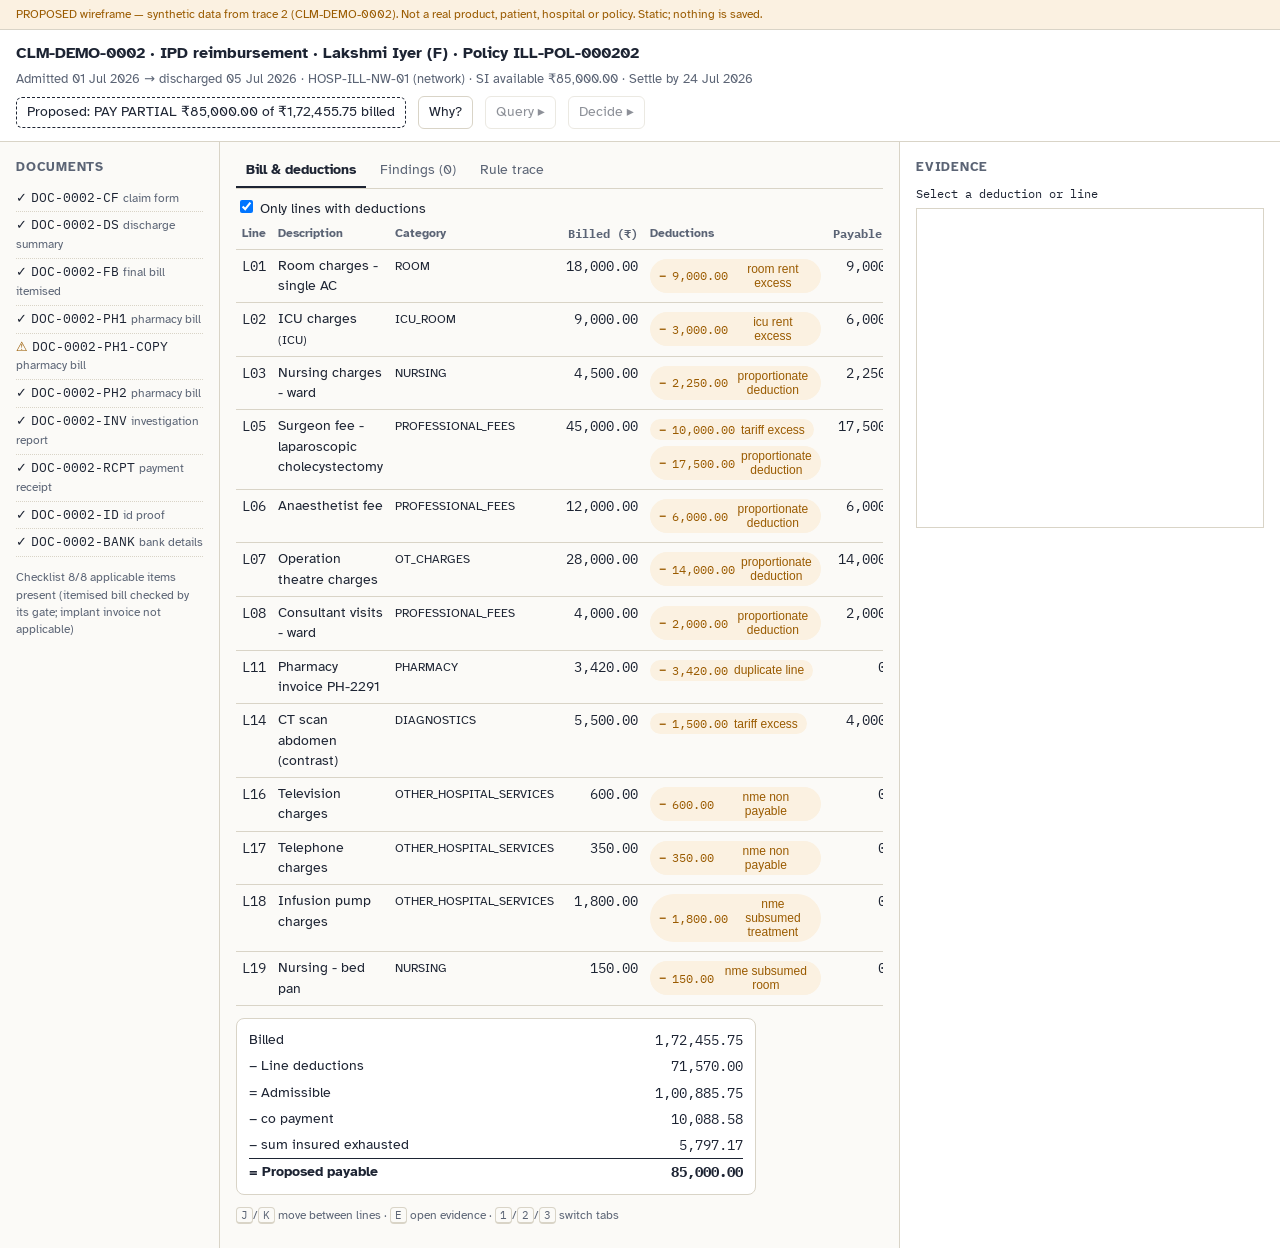
<file: wireframes/claim-workspace.html>
<!doctype html>
<html lang="en">
<head>
<meta charset="utf-8">
<meta name="viewport" content="width=device-width, initial-scale=1">
<title>Claim Workspace Wireframe</title>
<link rel="preconnect" href="https://fonts.googleapis.com">
<link href="https://fonts.googleapis.com/css2?family=Atkinson+Hyperlegible:wght@400;700&family=IBM+Plex+Mono:wght@400;500&display=swap" rel="stylesheet">
<style>
:root{--ink:#1d2433;--muted:#5b6475;--paper:#fbfaf7;--panel:#ffffff;--rule:#d9d4c7;--evidence:#2f5d8a;--evidence-bg:#e7eff8;--deduct:#9a5b00;--deduct-bg:#fbf1e1;--block:#a3262a;--review:#5b4a9e;--final:#2c6e49;--focus:#1f6feb}
@media (prefers-color-scheme: dark){:root:not([data-theme="light"]){--ink:#e8e6e1;--muted:#a7adb9;--paper:#15181f;--panel:#1c2029;--rule:#343a46;--evidence:#8db8e6;--evidence-bg:#1f2c3b;--deduct:#e3a54a;--deduct-bg:#2e2516;--block:#ef7a7d;--review:#b3a6ee;--final:#7fcf9f;--focus:#79b8ff}}
:root[data-theme="dark"]{--ink:#e8e6e1;--muted:#a7adb9;--paper:#15181f;--panel:#1c2029;--rule:#343a46;--evidence:#8db8e6;--evidence-bg:#1f2c3b;--deduct:#e3a54a;--deduct-bg:#2e2516;--block:#ef7a7d;--review:#b3a6ee;--final:#7fcf9f;--focus:#79b8ff}
*{box-sizing:border-box}
body{margin:0;background:var(--paper);color:var(--ink);font:14px/1.45 "Atkinson Hyperlegible",system-ui,sans-serif}
.mono,.amt{font-family:"IBM Plex Mono",ui-monospace,monospace;font-variant-numeric:tabular-nums}
.banner{background:var(--deduct-bg);color:var(--deduct);padding:6px 16px;font-size:12px;border-bottom:1px solid var(--rule)}
header{padding:12px 16px;border-bottom:1px solid var(--rule);background:var(--panel)}
header h1{font-size:16px;margin:0 0 4px}
header .meta{color:var(--muted);font-size:13px}
.rec{display:flex;flex-wrap:wrap;gap:12px;align-items:center;margin-top:8px}
.proposed{border:1.5px dashed var(--ink);padding:4px 10px;border-radius:6px}
.btn{font:inherit;border:1px solid var(--rule);background:var(--panel);color:var(--ink);padding:5px 10px;border-radius:6px;cursor:pointer}
.btn:disabled{opacity:.5;cursor:not-allowed}
.btn:focus-visible,button:focus-visible,[tabindex]:focus-visible{outline:3px solid var(--focus);outline-offset:2px}
main{display:grid;grid-template-columns:220px minmax(0,1fr) 380px;min-height:calc(100vh - 140px)}
@media (max-width:1100px){main{grid-template-columns:1fr}aside.docs{order:3}}
aside.docs,section.centre,aside.evidence{padding:12px 16px;border-right:1px solid var(--rule);min-width:0}
aside.evidence{border-right:0;background:var(--panel)}
h2{font-size:13px;text-transform:uppercase;letter-spacing:.06em;color:var(--muted);margin:4px 0 8px}
ul.doclist{list-style:none;padding:0;margin:0}
ul.doclist li{padding:4px 0;border-bottom:1px dotted var(--rule);font-size:13px}
.warn{color:var(--deduct)}
.tabs{display:flex;gap:4px;border-bottom:1px solid var(--rule);margin-bottom:8px}
.tabs button{border:0;background:none;padding:6px 10px;font:inherit;color:var(--muted);cursor:pointer;border-bottom:2px solid transparent}
.tabs button[aria-selected="true"]{color:var(--ink);border-bottom-color:var(--ink);font-weight:700}
.tablewrap{overflow-x:auto}
table{border-collapse:collapse;width:100%}
th,td{padding:6px 6px;border-bottom:1px solid var(--rule);vertical-align:top;text-align:left}
th{font-size:12px;color:var(--muted);font-weight:700}
td.amt,th.amt{text-align:right;white-space:nowrap}
tr.line:hover{background:var(--evidence-bg)}
tr.line.active{outline:2px solid var(--evidence);outline-offset:-2px}
.chip{display:inline-flex;gap:6px;align-items:center;margin:3px 0;padding:2px 8px;border-radius:999px;background:var(--deduct-bg);color:var(--deduct);font-size:12px;border:1px solid transparent;cursor:pointer}
.chip .minus{font-weight:700}
.evchip{color:var(--evidence);text-decoration:underline;cursor:pointer;background:none;border:0;font:inherit;font-size:12px;padding:0}
.ladder{margin-top:12px;border:1px solid var(--rule);border-radius:8px;padding:8px 12px;background:var(--panel);max-width:520px}
.ladder div{display:flex;justify-content:space-between;padding:3px 0}
.ladder .total{border-top:1px solid var(--ink);font-weight:700}
.page{border:1px solid var(--rule);background:#fff;color:#222;padding:14px;min-height:320px;font-family:"IBM Plex Mono",monospace;font-size:11.5px;position:relative}
.page .row{display:flex;justify-content:space-between;padding:2px 4px}
.page .row.hl{background:#fff2a8;outline:2px solid #2f5d8a}
.page .hdr{font-weight:700;margin-bottom:6px}
.ruleinfo{margin-top:10px;font-size:13px}
.ruleinfo dt{color:var(--muted);font-size:12px}
.ruleinfo dd{margin:0 0 6px}
.sr{position:absolute;left:-9999px}
kbd{font-family:"IBM Plex Mono",monospace;border:1px solid var(--rule);border-bottom-width:2px;border-radius:4px;padding:0 4px;font-size:11px}
.help{font-size:12px;color:var(--muted);margin-top:12px}
.finding{border-left:4px solid var(--review);padding:6px 10px;background:var(--panel);margin-bottom:8px}
.audit li{font-size:12px;margin-bottom:3px}
</style>
</head>
<body>
<div class="banner" role="note">PROPOSED wireframe — synthetic data from trace 2 (CLM-DEMO-0002). Not a real product, patient, hospital or policy. Static; nothing is saved.</div>
<header>
  <h1 id="title"></h1>
  <div class="meta" id="meta"></div>
  <div class="rec">
    <span class="proposed" id="proposed"></span>
    <button class="btn" id="whyBtn" aria-expanded="false" aria-controls="why">Why?</button>
    <button class="btn" disabled title="Wireframe">Query ▸</button>
    <button class="btn" disabled title="Wireframe">Decide ▸</button>
  </div>
  <div id="why" hidden class="help"></div>
</header>
<main>
  <aside class="docs" aria-label="Documents">
    <h2>Documents</h2>
    <ul class="doclist" id="docs"></ul>
    <p class="help" id="checklist"></p>
  </aside>
  <section class="centre" aria-label="Review">
    <div class="tabs" role="tablist">
      <button role="tab" aria-selected="true" aria-controls="tab-bill" id="t-bill">Bill &amp; deductions</button>
      <button role="tab" aria-selected="false" aria-controls="tab-find" id="t-find">Findings (0)</button>
      <button role="tab" aria-selected="false" aria-controls="tab-rules" id="t-rules">Rule trace</button>
    </div>
    <div id="tab-bill" role="tabpanel" aria-labelledby="t-bill">
      <label><input type="checkbox" id="onlyDed" checked> Only lines with deductions</label>
      <div class="tablewrap"><table aria-describedby="title">
        <thead><tr><th>Line</th><th>Description</th><th>Category</th><th class="amt">Billed (₹)</th><th>Deductions</th><th class="amt">Payable (₹)</th></tr></thead>
        <tbody id="lines"></tbody>
      </table></div>
      <div class="ladder" id="ladder" aria-label="Claim ladder"></div>
    </div>
    <div id="tab-find" role="tabpanel" aria-labelledby="t-find" hidden>
      <p>No open findings on this claim. Blocking findings, clinical questions and patterns for review appear here (see trace 3a in 06-rule-catalog.md).</p>
    </div>
    <div id="tab-rules" role="tabpanel" aria-labelledby="t-rules" hidden>
      <div class="tablewrap"><table><thead><tr><th>#</th><th>Rule</th><th>Version</th><th>Status</th></tr></thead><tbody id="rules"></tbody></table></div>
    </div>
    <p class="help"><kbd>J</kbd>/<kbd>K</kbd> move between lines · <kbd>E</kbd> open evidence · <kbd>1</kbd>/<kbd>2</kbd>/<kbd>3</kbd> switch tabs</p>
  </section>
  <aside class="evidence" aria-label="Evidence">
    <h2>Evidence</h2>
    <div id="evhead" class="mono" style="font-size:12px;margin-bottom:6px">Select a deduction or line</div>
    <div class="page" id="page" aria-hidden="true"></div>
    <dl class="ruleinfo" id="ruleinfo"></dl>
    <div class="sr" aria-live="polite" id="announce"></div>
  </aside>
</main>
<script>
const DATA = {"input": {"status": "SYNTHETIC", "notice": "Synthetic claim. Names, numbers, hospital and amounts are invented. Represents reviewer-confirmed extracted facts at the moment the rule run starts.", "claim_id": "CLM-DEMO-0002", "evaluation_id": "EVAL-0002-v1", "workflow": "IPD_REIMBURSEMENT", "member": {"member_id": "MEM-DEMO-2002", "name_normalised": "LAKSHMI IYER", "gender": "F", "dob": "1963-03-15"}, "policy": {"policy_no": "ILL-POL-000202", "config_ref": "POLCFG-ILL-INDEMNITY-A@2026.1.0", "period_start": "2026-04-10", "period_end": "2027-04-09", "continuous_cover_since": "2021-04-10", "base_sum_insured": "300000.00", "cumulative_bonus": "30000.00", "paid_in_current_year": "245000.00"}, "hospital_id": "HOSP-ILL-NW-01", "hospital_is_network": true, "bill_no": "INH/26/4410", "bill_stated_total": "172455.75", "admission_date": "2026-07-01", "discharge_date": "2026-07-05", "procedure_codes": ["LAP_CHOLECYSTECTOMY"], "diagnosis": {"text": "Calculous cholecystitis", "icd10": "K80.1", "evidence": {"document_id": "DOC-0002-DS", "page": 1, "bbox": [72, 210, 410, 228], "quote": "Calculous cholecystitis"}}, "identity_observations": [{"source": "CLAIM_FORM", "name_normalised": "LAKSHMI IYER", "gender": "F", "evidence": {"document_id": "DOC-0002-CF", "page": 1, "bbox": [96, 140, 300, 156], "quote": "LAKSHMI IYER"}}, {"source": "DISCHARGE_SUMMARY", "name_normalised": "LAKSHMI IYER", "gender": "F", "evidence": {"document_id": "DOC-0002-DS", "page": 1, "bbox": [72, 96, 280, 112], "quote": "LAKSHMI IYER"}}, {"source": "FINAL_BILL", "name_normalised": "LAKSHMI IYER", "gender": "F", "evidence": {"document_id": "DOC-0002-FB", "page": 1, "bbox": [60, 88, 260, 104], "quote": "LAKSHMI IYER"}}], "admission_date_observations": [{"source": "DISCHARGE_SUMMARY", "value": "2026-07-01", "evidence": {"document_id": "DOC-0002-DS", "page": 1, "bbox": [72, 130, 220, 146], "quote": "2026-07-01"}}, {"source": "FINAL_BILL", "value": "2026-07-01", "evidence": {"document_id": "DOC-0002-FB", "page": 1, "bbox": [400, 88, 540, 104], "quote": "2026-07-01"}}], "itemised_bill_available": true, "bill_lines": [{"line_id": "L01", "description": "Room charges - single AC", "category": "ROOM", "room_category": "SINGLE_AC", "ward_context": "WARD", "quantity": "3", "unit_rate": "6000.00", "billed": "18000.00", "evidence": [{"document_id": "DOC-0002-FB", "page": 2, "bbox": [40, 120, 560, 134], "quote": "Room charges - single AC 18,000.00"}]}, {"line_id": "L02", "description": "ICU charges", "category": "ICU_ROOM", "room_category": "ICU", "ward_context": "ICU", "quantity": "1", "unit_rate": "9000.00", "billed": "9000.00", "evidence": [{"document_id": "DOC-0002-FB", "page": 2, "bbox": [40, 136, 560, 150], "quote": "ICU charges 9,000.00"}]}, {"line_id": "L03", "description": "Nursing charges - ward", "category": "NURSING", "ward_context": "WARD", "quantity": "3", "unit_rate": "1500.00", "billed": "4500.00", "evidence": [{"document_id": "DOC-0002-FB", "page": 2, "bbox": [40, 152, 560, 166], "quote": "Nursing charges - ward 4,500.00"}]}, {"line_id": "L04", "description": "Nursing charges - ICU", "category": "NURSING", "ward_context": "ICU", "quantity": "1", "unit_rate": "3000.00", "billed": "3000.00", "evidence": [{"document_id": "DOC-0002-FB", "page": 2, "bbox": [40, 168, 560, 182], "quote": "Nursing charges - ICU 3,000.00"}]}, {"line_id": "L05", "description": "Surgeon fee - laparoscopic cholecystectomy", "category": "PROFESSIONAL_FEES", "ward_context": "WARD", "billed": "45000.00", "evidence": [{"document_id": "DOC-0002-FB", "page": 2, "bbox": [40, 184, 560, 198], "quote": "Surgeon fee - laparoscopic cholecystectomy 45,000.00"}]}, {"line_id": "L06", "description": "Anaesthetist fee", "category": "PROFESSIONAL_FEES", "ward_context": "WARD", "billed": "12000.00", "evidence": [{"document_id": "DOC-0002-FB", "page": 2, "bbox": [40, 200, 560, 214], "quote": "Anaesthetist fee 12,000.00"}]}, {"line_id": "L07", "description": "Operation theatre charges", "category": "OT_CHARGES", "ward_context": "WARD", "billed": "28000.00", "evidence": [{"document_id": "DOC-0002-FB", "page": 2, "bbox": [40, 216, 560, 230], "quote": "Operation theatre charges 28,000.00"}]}, {"line_id": "L08", "description": "Consultant visits - ward", "category": "PROFESSIONAL_FEES", "ward_context": "WARD", "quantity": "4", "unit_rate": "1000.00", "billed": "4000.00", "evidence": [{"document_id": "DOC-0002-FB", "page": 2, "bbox": [40, 232, 560, 246], "quote": "Consultant visits - ward 4,000.00"}]}, {"line_id": "L09", "description": "Intensivist visit - ICU", "category": "PROFESSIONAL_FEES", "ward_context": "ICU", "billed": "2500.00", "evidence": [{"document_id": "DOC-0002-FB", "page": 2, "bbox": [40, 248, 560, 262], "quote": "Intensivist visit - ICU 2,500.00"}]}, {"line_id": "L10", "description": "Pharmacy invoice PH-2291", "category": "PHARMACY", "invoice_no": "PH-2291", "service_date": "2026-07-02", "billed": "3420.00", "evidence": [{"document_id": "DOC-0002-PH1", "page": 1, "bbox": [40, 480, 560, 494], "quote": "Pharmacy invoice PH-2291 3,420.00"}]}, {"line_id": "L11", "description": "Pharmacy invoice PH-2291", "category": "PHARMACY", "invoice_no": "PH-2291", "service_date": "2026-07-02", "billed": "3420.00", "evidence": [{"document_id": "DOC-0002-PH1-COPY", "page": 1, "bbox": [40, 480, 560, 494], "quote": "Pharmacy invoice PH-2291 3,420.00"}]}, {"line_id": "L12", "description": "Pharmacy invoice PH-2307", "category": "PHARMACY", "invoice_no": "PH-2307", "service_date": "2026-07-04", "billed": "11865.75", "evidence": [{"document_id": "DOC-0002-PH2", "page": 1, "bbox": [40, 480, 560, 494], "quote": "Pharmacy invoice PH-2307 11,865.75"}]}, {"line_id": "L13", "description": "Laparoscopic consumables", "category": "CONSUMABLES", "ward_context": "WARD", "billed": "14500.00", "evidence": [{"document_id": "DOC-0002-FB", "page": 3, "bbox": [40, 120, 560, 134], "quote": "Laparoscopic consumables 14,500.00"}]}, {"line_id": "L14", "description": "CT scan abdomen (contrast)", "category": "DIAGNOSTICS", "ward_context": "WARD", "billed": "5500.00", "evidence": [{"document_id": "DOC-0002-FB", "page": 3, "bbox": [40, 136, 560, 150], "quote": "CT scan abdomen (contrast) 5,500.00"}]}, {"line_id": "L15", "description": "Laboratory investigations", "category": "DIAGNOSTICS", "ward_context": "WARD", "billed": "4850.00", "evidence": [{"document_id": "DOC-0002-FB", "page": 3, "bbox": [40, 152, 560, 166], "quote": "Laboratory investigations 4,850.00"}]}, {"line_id": "L16", "description": "Television charges", "category": "OTHER_HOSPITAL_SERVICES", "ward_context": "WARD", "quantity": "4", "unit_rate": "150.00", "billed": "600.00", "evidence": [{"document_id": "DOC-0002-FB", "page": 3, "bbox": [40, 168, 560, 182], "quote": "Television charges 600.00"}]}, {"line_id": "L17", "description": "Telephone charges", "category": "OTHER_HOSPITAL_SERVICES", "ward_context": "WARD", "billed": "350.00", "evidence": [{"document_id": "DOC-0002-FB", "page": 3, "bbox": [40, 184, 560, 198], "quote": "Telephone charges 350.00"}]}, {"line_id": "L18", "description": "Infusion pump charges", "category": "OTHER_HOSPITAL_SERVICES", "ward_context": "WARD", "billed": "1800.00", "evidence": [{"document_id": "DOC-0002-FB", "page": 3, "bbox": [40, 200, 560, 214], "quote": "Infusion pump charges 1,800.00"}]}, {"line_id": "L19", "description": "Nursing - bed pan", "category": "NURSING", "ward_context": "WARD", "billed": "150.00", "evidence": [{"document_id": "DOC-0002-FB", "page": 3, "bbox": [40, 216, 560, 230], "quote": "Nursing - bed pan 150.00"}]}], "ped_signals": [], "portfolio_bill_number_index": [], "documents_present": [{"document_id": "DOC-0002-CF", "type": "CLAIM_FORM"}, {"document_id": "DOC-0002-DS", "type": "DISCHARGE_SUMMARY"}, {"document_id": "DOC-0002-FB", "type": "FINAL_BILL_ITEMISED"}, {"document_id": "DOC-0002-PH1", "type": "PHARMACY_BILL"}, {"document_id": "DOC-0002-PH1-COPY", "type": "PHARMACY_BILL"}, {"document_id": "DOC-0002-PH2", "type": "PHARMACY_BILL"}, {"document_id": "DOC-0002-INV", "type": "INVESTIGATION_REPORT"}, {"document_id": "DOC-0002-RCPT", "type": "PAYMENT_RECEIPT"}, {"document_id": "DOC-0002-ID", "type": "ID_PROOF"}, {"document_id": "DOC-0002-BANK", "type": "BANK_DETAILS"}]}, "output": {"engine_version": "ref-harness-0.4.0", "claim_id": "CLM-DEMO-0002", "evaluation_id": "EVAL-0002-v1", "config_versions": {"policy_config": "POLCFG-ILL-INDEMNITY-A@2026.1.0", "nme_list": "NMELIST-ILL-A@2026.1.0", "tariff": "TARIFF-ILL-HOSP-NW-01@2026.07", "checklist": "CHECKLIST-IPD-REIMB@2026.1.0", "engine": "ref-harness-0.4.0", "rules": {"R-GATE-IDENTITY": "1.0.0", "R-GATE-DATES": "1.0.0", "R-GATE-ITEMISATION": "1.0.0", "R-DOC-COMPLETENESS": "1.0.0", "R-ELIG-POLICY-ACTIVE": "1.0.0", "R-ELIG-WAITING": "1.1.0", "R-LINE-DUPLICATE": "1.0.0", "R-LINE-NONPAYABLE": "1.0.0", "R-LINE-TARIFF": "1.0.0", "R-LINE-ROOM-CAP": "1.1.0", "R-LINE-PROPORTIONATE": "1.1.0", "R-CLAIM-SUBLIMIT": "1.0.0", "R-CLAIM-DEDUCTIBLE": "1.0.0", "R-CLAIM-COPAY": "1.0.0", "R-CLAIM-SI-CAP": "1.0.0", "R-CLAIM-ROUNDING": "1.0.0", "R-ANOM-BILLNO-REUSE": "0.9.0"}}, "input_hash": "sha256:f651c90c71a148e91b1237ed72f6b6f53df610ace71279c53d426fd44054fb97", "recommendation": {"type": "PAY_PARTIAL", "computed": true, "recommended_payable": "85000.00", "billed_total": "172455.75", "bill_stated_total": "172455.75", "itemised_lines_available": true, "line_level_deductions": "71570.00", "claim_level_deductions": "15885.75", "admissible_after_line_rules": "100885.75", "blocked_scopes": [], "human_decision_required": true}, "lines": [{"line_id": "L01", "description": "Room charges - single AC", "category": "ROOM", "ward_context": "WARD", "billed": "18000.00", "payable": "9000.00", "fingerprint": "sha256:daf1de85b5ba1a24e8d31dbe6f42731292e4db5abf9458727e83eec179ab81d8"}, {"line_id": "L02", "description": "ICU charges", "category": "ICU_ROOM", "ward_context": "ICU", "billed": "9000.00", "payable": "6000.00", "fingerprint": "sha256:b99856e6a55616a56a39610ea7a48d686cf110d6036a51957d9220c06818db7e"}, {"line_id": "L03", "description": "Nursing charges - ward", "category": "NURSING", "ward_context": "WARD", "billed": "4500.00", "payable": "2250.00", "fingerprint": "sha256:577ea020c345025c9a47bcffd70db8c1c054379c69e70b2d5e6e5dc94c66a65e"}, {"line_id": "L04", "description": "Nursing charges - ICU", "category": "NURSING", "ward_context": "ICU", "billed": "3000.00", "payable": "3000.00", "fingerprint": "sha256:22f90c77ce337969a37c09c36f41a1304626fa12b558ef3e0f6f1be97ecad488"}, {"line_id": "L05", "description": "Surgeon fee - laparoscopic cholecystectomy", "category": "PROFESSIONAL_FEES", "ward_context": "WARD", "billed": "45000.00", "payable": "17500.00", "fingerprint": "sha256:6f16dcfce44caab058e5001eb59037efc2063adaf16b902d57ecb889281979c0"}, {"line_id": "L06", "description": "Anaesthetist fee", "category": "PROFESSIONAL_FEES", "ward_context": "WARD", "billed": "12000.00", "payable": "6000.00", "fingerprint": "sha256:532a3c33d6bc30d2c5cabe9a5dff7b3e1ad21ff3076dafb7bb8853b6f16ab251"}, {"line_id": "L07", "description": "Operation theatre charges", "category": "OT_CHARGES", "ward_context": "WARD", "billed": "28000.00", "payable": "14000.00", "fingerprint": "sha256:14fce1259cccd7ba28a446b4105d9bd42352f8c19e917346954c39b57f0fc354"}, {"line_id": "L08", "description": "Consultant visits - ward", "category": "PROFESSIONAL_FEES", "ward_context": "WARD", "billed": "4000.00", "payable": "2000.00", "fingerprint": "sha256:56d6a08c62a3171f8a1143e1d8e333995cd1eb51de9ab6e25cfbbd6f0e6f3ac8"}, {"line_id": "L09", "description": "Intensivist visit - ICU", "category": "PROFESSIONAL_FEES", "ward_context": "ICU", "billed": "2500.00", "payable": "2500.00", "fingerprint": "sha256:9153ffc1b45f361a31cdf766dd252c735e3f4dd16e03f66583dd92ccae8cdf01"}, {"line_id": "L10", "description": "Pharmacy invoice PH-2291", "category": "PHARMACY", "ward_context": "WARD", "billed": "3420.00", "payable": "3420.00", "fingerprint": "sha256:c4f0644a229a840e6bc3f9230f14b8c3ccbec36099976588708e822f62a00c83"}, {"line_id": "L11", "description": "Pharmacy invoice PH-2291", "category": "PHARMACY", "ward_context": "WARD", "billed": "3420.00", "payable": "0.00", "fingerprint": "sha256:c4f0644a229a840e6bc3f9230f14b8c3ccbec36099976588708e822f62a00c83"}, {"line_id": "L12", "description": "Pharmacy invoice PH-2307", "category": "PHARMACY", "ward_context": "WARD", "billed": "11865.75", "payable": "11865.75", "fingerprint": "sha256:6d72760c50c49d97b78ff40e9d71da0bf8052bb6ee37ea2024c5c584b0e3e4a1"}, {"line_id": "L13", "description": "Laparoscopic consumables", "category": "CONSUMABLES", "ward_context": "WARD", "billed": "14500.00", "payable": "14500.00", "fingerprint": "sha256:9a36f2123f5d051093661ff0d0d03f7147b0aabfb6530e74e7c9aeefd7cd19be"}, {"line_id": "L14", "description": "CT scan abdomen (contrast)", "category": "DIAGNOSTICS", "ward_context": "WARD", "billed": "5500.00", "payable": "4000.00", "fingerprint": "sha256:5592bf05791240da4911a867c89d8d59d5dbaf22d369b61c8c90d155f22628c5"}, {"line_id": "L15", "description": "Laboratory investigations", "category": "DIAGNOSTICS", "ward_context": "WARD", "billed": "4850.00", "payable": "4850.00", "fingerprint": "sha256:8e9f59c0cbc1431a110461bd8beb4f8776fe881a87ea089ec8cd31b1352746b3"}, {"line_id": "L16", "description": "Television charges", "category": "OTHER_HOSPITAL_SERVICES", "ward_context": "WARD", "billed": "600.00", "payable": "0.00", "fingerprint": "sha256:aa4d7bde7b7fa5aa346198c76a9f69271ccb381d73f0796ea5d19b062b3ba664"}, {"line_id": "L17", "description": "Telephone charges", "category": "OTHER_HOSPITAL_SERVICES", "ward_context": "WARD", "billed": "350.00", "payable": "0.00", "fingerprint": "sha256:3cae443480b03f63bf6012b67a7e53a18af833ec9f69508ff4ff7bc1a5fcad6d"}, {"line_id": "L18", "description": "Infusion pump charges", "category": "OTHER_HOSPITAL_SERVICES", "ward_context": "WARD", "billed": "1800.00", "payable": "0.00", "fingerprint": "sha256:b0b21a12548e6ef1ab0dcf9abec7c129c79404123874d81b7b15c6ffdba5243a"}, {"line_id": "L19", "description": "Nursing - bed pan", "category": "NURSING", "ward_context": "WARD", "billed": "150.00", "payable": "0.00", "fingerprint": "sha256:55237b26a907e6a966856fa57c71b8d42b204cfa896c3dc7723325eae51368f1"}], "adjustments": [{"adjustment_id": "ADJ-0007", "level": "LINE", "line_id": "L11", "rule_id": "R-LINE-DUPLICATE", "rule_version": "1.0.0", "reason_code": "DUPLICATE_LINE", "amount": "3420.00", "engine_amount": "3420.00", "origin": "ENGINE", "override_ref": null, "base_before": "3420.00", "remaining_after": "0.00", "formula": "remaining (full)", "explanation": "Same invoice PH-2291, date and amount already billed on L10.", "authority": {"artifact": "POLCFG-ILL-INDEMNITY-A@2026.1.0", "doc_id": "ILL-WORDING-A-2026", "clause": "7.2 Expenses actually incurred"}, "evidence_refs": [{"document_id": "DOC-0002-PH1-COPY", "page": 1, "bbox": [40, 480, 560, 494], "quote": "Pharmacy invoice PH-2291 3,420.00"}]}, {"adjustment_id": "ADJ-0009", "level": "LINE", "line_id": "L16", "rule_id": "R-LINE-NONPAYABLE", "rule_version": "1.0.0", "reason_code": "NME_NON_PAYABLE", "amount": "600.00", "engine_amount": "600.00", "origin": "ENGINE", "override_ref": null, "base_before": "600.00", "remaining_after": "0.00", "formula": "remaining (full)", "explanation": "'Television charges' matched NME-002 (Television charges); treatment DISALLOW_FULL under list NMELIST-ILL-A v2026.1.0.", "authority": {"artifact": "POLCFG-ILL-INDEMNITY-A@2026.1.0", "doc_id": "ILL-WORDING-A-2026", "clause": "4.1 Non-payable items"}, "evidence_refs": [{"document_id": "DOC-0002-FB", "page": 3, "bbox": [40, 168, 560, 182], "quote": "Television charges 600.00"}]}, {"adjustment_id": "ADJ-0010", "level": "LINE", "line_id": "L17", "rule_id": "R-LINE-NONPAYABLE", "rule_version": "1.0.0", "reason_code": "NME_NON_PAYABLE", "amount": "350.00", "engine_amount": "350.00", "origin": "ENGINE", "override_ref": null, "base_before": "350.00", "remaining_after": "0.00", "formula": "remaining (full)", "explanation": "'Telephone charges' matched NME-003 (Telephone charges); treatment DISALLOW_FULL under list NMELIST-ILL-A v2026.1.0.", "authority": {"artifact": "POLCFG-ILL-INDEMNITY-A@2026.1.0", "doc_id": "ILL-WORDING-A-2026", "clause": "4.1 Non-payable items"}, "evidence_refs": [{"document_id": "DOC-0002-FB", "page": 3, "bbox": [40, 184, 560, 198], "quote": "Telephone charges 350.00"}]}, {"adjustment_id": "ADJ-0011", "level": "LINE", "line_id": "L18", "rule_id": "R-LINE-NONPAYABLE", "rule_version": "1.0.0", "reason_code": "NME_SUBSUMED_TREATMENT", "amount": "1800.00", "engine_amount": "1800.00", "origin": "ENGINE", "override_ref": null, "base_before": "1800.00", "remaining_after": "0.00", "formula": "remaining (full)", "explanation": "'Infusion pump charges' matched NME-302 (Infusion pump cost); treatment DISALLOW_FULL_IF_BILLED_SEPARATELY under list NMELIST-ILL-A v2026.1.0.", "authority": {"artifact": "POLCFG-ILL-INDEMNITY-A@2026.1.0", "doc_id": "ILL-WORDING-A-2026", "clause": "4.1 Non-payable items"}, "evidence_refs": [{"document_id": "DOC-0002-FB", "page": 3, "bbox": [40, 200, 560, 214], "quote": "Infusion pump charges 1,800.00"}]}, {"adjustment_id": "ADJ-0012", "level": "LINE", "line_id": "L19", "rule_id": "R-LINE-NONPAYABLE", "rule_version": "1.0.0", "reason_code": "NME_SUBSUMED_ROOM", "amount": "150.00", "engine_amount": "150.00", "origin": "ENGINE", "override_ref": null, "base_before": "150.00", "remaining_after": "0.00", "formula": "remaining (full)", "explanation": "'Nursing - bed pan' matched NME-103 (Bed pan); treatment DISALLOW_FULL_IF_BILLED_SEPARATELY under list NMELIST-ILL-A v2026.1.0.", "authority": {"artifact": "POLCFG-ILL-INDEMNITY-A@2026.1.0", "doc_id": "ILL-WORDING-A-2026", "clause": "4.1 Non-payable items"}, "evidence_refs": [{"document_id": "DOC-0002-FB", "page": 3, "bbox": [40, 216, 560, 230], "quote": "Nursing - bed pan 150.00"}]}, {"adjustment_id": "ADJ-0014", "level": "LINE", "line_id": "L05", "rule_id": "R-LINE-TARIFF", "rule_version": "1.0.0", "reason_code": "TARIFF_EXCESS", "amount": "10000.00", "engine_amount": "10000.00", "origin": "ENGINE", "override_ref": null, "base_before": "45000.00", "remaining_after": "35000.00", "formula": "remaining 45000.00 - tariff 35000.00 x qty 1", "explanation": "Billed above agreed tariff item TI-SURG-LAPCHOLE (TARIFF-ILL-HOSP-NW-01 v2026.07).", "authority": {"artifact": "TARIFF-ILL-HOSP-NW-01@2026.07", "doc_id": "ILL-AGREEMENT-NW-01-2026", "clause": "Schedule 2 Item rates"}, "evidence_refs": [{"document_id": "DOC-0002-FB", "page": 2, "bbox": [40, 184, 560, 198], "quote": "Surgeon fee - laparoscopic cholecystectomy 45,000.00"}]}, {"adjustment_id": "ADJ-0015", "level": "LINE", "line_id": "L14", "rule_id": "R-LINE-TARIFF", "rule_version": "1.0.0", "reason_code": "TARIFF_EXCESS", "amount": "1500.00", "engine_amount": "1500.00", "origin": "ENGINE", "override_ref": null, "base_before": "5500.00", "remaining_after": "4000.00", "formula": "remaining 5500.00 - tariff 4000.00 x qty 1", "explanation": "Billed above agreed tariff item TI-CT-ABD (TARIFF-ILL-HOSP-NW-01 v2026.07).", "authority": {"artifact": "TARIFF-ILL-HOSP-NW-01@2026.07", "doc_id": "ILL-AGREEMENT-NW-01-2026", "clause": "Schedule 2 Item rates"}, "evidence_refs": [{"document_id": "DOC-0002-FB", "page": 3, "bbox": [40, 136, 560, 150], "quote": "CT scan abdomen (contrast) 5,500.00"}]}, {"adjustment_id": "ADJ-0017", "level": "LINE", "line_id": "L01", "rule_id": "R-LINE-ROOM-CAP", "rule_version": "1.1.0", "reason_code": "ROOM_RENT_EXCESS", "amount": "9000.00", "engine_amount": "9000.00", "origin": "ENGINE", "override_ref": null, "base_before": "18000.00", "remaining_after": "9000.00", "formula": "remaining 18000.00 - limit 3000.00/day x 3 days", "explanation": "Eligible room rent is 3000.00/day.", "authority": {"artifact": "POLCFG-ILL-INDEMNITY-A@2026.1.0", "doc_id": "ILL-WORDING-A-2026", "clause": "3.1 Room rent"}, "evidence_refs": [{"document_id": "DOC-0002-FB", "page": 2, "bbox": [40, 120, 560, 134], "quote": "Room charges - single AC 18,000.00"}]}, {"adjustment_id": "ADJ-0018", "level": "LINE", "line_id": "L02", "rule_id": "R-LINE-ROOM-CAP", "rule_version": "1.1.0", "reason_code": "ICU_RENT_EXCESS", "amount": "3000.00", "engine_amount": "3000.00", "origin": "ENGINE", "override_ref": null, "base_before": "9000.00", "remaining_after": "6000.00", "formula": "remaining 9000.00 - limit 6000.00/day x 1 days", "explanation": "Eligible ICU rent is 6000.00/day.", "authority": {"artifact": "POLCFG-ILL-INDEMNITY-A@2026.1.0", "doc_id": "ILL-WORDING-A-2026", "clause": "3.1 Room rent"}, "evidence_refs": [{"document_id": "DOC-0002-FB", "page": 2, "bbox": [40, 136, 560, 150], "quote": "ICU charges 9,000.00"}]}, {"adjustment_id": "ADJ-0020", "level": "LINE", "line_id": "L03", "rule_id": "R-LINE-PROPORTIONATE", "rule_version": "1.1.0", "reason_code": "PROPORTIONATE_DEDUCTION", "amount": "2250.00", "engine_amount": "2250.00", "origin": "ENGINE", "override_ref": null, "base_before": "4500.00", "remaining_after": "2250.00", "formula": "remaining 4500.00 x (1 - 3000.00/6000.00)", "explanation": "Room occupied at 6000.00/day (day-weighted) vs eligible 3000.00/day; associated charges paid in proportion.", "authority": {"artifact": "POLCFG-ILL-INDEMNITY-A@2026.1.0", "doc_id": "ILL-WORDING-A-2026", "clause": "3.2 Proportionate deduction"}, "evidence_refs": [{"document_id": "DOC-0002-FB", "page": 2, "bbox": [40, 152, 560, 166], "quote": "Nursing charges - ward 4,500.00"}]}, {"adjustment_id": "ADJ-0021", "level": "LINE", "line_id": "L05", "rule_id": "R-LINE-PROPORTIONATE", "rule_version": "1.1.0", "reason_code": "PROPORTIONATE_DEDUCTION", "amount": "17500.00", "engine_amount": "17500.00", "origin": "ENGINE", "override_ref": null, "base_before": "35000.00", "remaining_after": "17500.00", "formula": "remaining 35000.00 x (1 - 3000.00/6000.00)", "explanation": "Room occupied at 6000.00/day (day-weighted) vs eligible 3000.00/day; associated charges paid in proportion.", "authority": {"artifact": "POLCFG-ILL-INDEMNITY-A@2026.1.0", "doc_id": "ILL-WORDING-A-2026", "clause": "3.2 Proportionate deduction"}, "evidence_refs": [{"document_id": "DOC-0002-FB", "page": 2, "bbox": [40, 184, 560, 198], "quote": "Surgeon fee - laparoscopic cholecystectomy 45,000.00"}]}, {"adjustment_id": "ADJ-0022", "level": "LINE", "line_id": "L06", "rule_id": "R-LINE-PROPORTIONATE", "rule_version": "1.1.0", "reason_code": "PROPORTIONATE_DEDUCTION", "amount": "6000.00", "engine_amount": "6000.00", "origin": "ENGINE", "override_ref": null, "base_before": "12000.00", "remaining_after": "6000.00", "formula": "remaining 12000.00 x (1 - 3000.00/6000.00)", "explanation": "Room occupied at 6000.00/day (day-weighted) vs eligible 3000.00/day; associated charges paid in proportion.", "authority": {"artifact": "POLCFG-ILL-INDEMNITY-A@2026.1.0", "doc_id": "ILL-WORDING-A-2026", "clause": "3.2 Proportionate deduction"}, "evidence_refs": [{"document_id": "DOC-0002-FB", "page": 2, "bbox": [40, 200, 560, 214], "quote": "Anaesthetist fee 12,000.00"}]}, {"adjustment_id": "ADJ-0023", "level": "LINE", "line_id": "L07", "rule_id": "R-LINE-PROPORTIONATE", "rule_version": "1.1.0", "reason_code": "PROPORTIONATE_DEDUCTION", "amount": "14000.00", "engine_amount": "14000.00", "origin": "ENGINE", "override_ref": null, "base_before": "28000.00", "remaining_after": "14000.00", "formula": "remaining 28000.00 x (1 - 3000.00/6000.00)", "explanation": "Room occupied at 6000.00/day (day-weighted) vs eligible 3000.00/day; associated charges paid in proportion.", "authority": {"artifact": "POLCFG-ILL-INDEMNITY-A@2026.1.0", "doc_id": "ILL-WORDING-A-2026", "clause": "3.2 Proportionate deduction"}, "evidence_refs": [{"document_id": "DOC-0002-FB", "page": 2, "bbox": [40, 216, 560, 230], "quote": "Operation theatre charges 28,000.00"}]}, {"adjustment_id": "ADJ-0024", "level": "LINE", "line_id": "L08", "rule_id": "R-LINE-PROPORTIONATE", "rule_version": "1.1.0", "reason_code": "PROPORTIONATE_DEDUCTION", "amount": "2000.00", "engine_amount": "2000.00", "origin": "ENGINE", "override_ref": null, "base_before": "4000.00", "remaining_after": "2000.00", "formula": "remaining 4000.00 x (1 - 3000.00/6000.00)", "explanation": "Room occupied at 6000.00/day (day-weighted) vs eligible 3000.00/day; associated charges paid in proportion.", "authority": {"artifact": "POLCFG-ILL-INDEMNITY-A@2026.1.0", "doc_id": "ILL-WORDING-A-2026", "clause": "3.2 Proportionate deduction"}, "evidence_refs": [{"document_id": "DOC-0002-FB", "page": 2, "bbox": [40, 232, 560, 246], "quote": "Consultant visits - ward 4,000.00"}]}, {"adjustment_id": "ADJ-0028", "level": "CLAIM", "line_id": null, "rule_id": "R-CLAIM-COPAY", "rule_version": "1.0.0", "reason_code": "CO_PAYMENT", "amount": "10088.58", "engine_amount": "10088.58", "origin": "ENGINE", "override_ref": null, "base_before": "100885.75", "remaining_after": "90797.17", "formula": "100885.75 x 10.0%", "explanation": "COPAY-AGE-61: age 63 at admission.", "authority": {"artifact": "POLCFG-ILL-INDEMNITY-A@2026.1.0", "doc_id": "ILL-WORDING-A-2026", "clause": "3.4 Co-payment"}, "evidence_refs": [{"record_type": "MEMBER_RECORD", "record_id": "MEM-DEMO-2002", "field": "dob"}, {"record_type": "CLAIM_RECORD", "record_id": "CLM-DEMO-0002", "field": "admission_date"}]}, {"adjustment_id": "ADJ-0030", "level": "CLAIM", "line_id": null, "rule_id": "R-CLAIM-SI-CAP", "rule_version": "1.0.0", "reason_code": "SUM_INSURED_EXHAUSTED", "amount": "5797.17", "engine_amount": "5797.17", "origin": "ENGINE", "override_ref": null, "base_before": "90797.17", "remaining_after": "85000.00", "formula": "90797.17 - available SI 85000.00", "explanation": "Amount exceeds available sum insured for the policy year.", "authority": {"artifact": "POLCFG-ILL-INDEMNITY-A@2026.1.0", "doc_id": "ILL-WORDING-A-2026", "clause": "6.1 Sum insured"}, "evidence_refs": [{"record_type": "SI_LEDGER", "record_id": "ILL-POL-000202/MEM-DEMO-2002", "field": "available_at_evaluation"}]}], "findings": [], "query_items": [], "rule_executions": [{"execution_id": "EXE-0001", "rule_id": "R-GATE-IDENTITY", "rule_version": "1.0.0", "status": "PASSED", "detail": {"sources_checked": 3, "method": "exact normalised match (harness)"}}, {"execution_id": "EXE-0002", "rule_id": "R-GATE-DATES", "rule_version": "1.0.0", "status": "PASSED", "detail": {"admission_date": "2026-07-01"}}, {"execution_id": "EXE-0003", "rule_id": "R-GATE-ITEMISATION", "rule_version": "1.0.0", "status": "PASSED", "detail": {"stated_total": "172455.75", "sum_of_lines": "172455.75"}}, {"execution_id": "EXE-0004", "rule_id": "R-DOC-COMPLETENESS", "rule_version": "1.0.0", "status": "PASSED", "detail": {"required": ["CLAIM_FORM", "DISCHARGE_SUMMARY", "PHARMACY_BILL", "INVESTIGATION_REPORT", "PAYMENT_RECEIPT", "ID_PROOF", "BANK_DETAILS"], "missing": []}}, {"execution_id": "EXE-0005", "rule_id": "R-ELIG-POLICY-ACTIVE", "rule_version": "1.0.0", "status": "PASSED", "detail": {"evaluated_dates": ["2026-07-01"], "invariant_under_date_conflict": false, "period": ["2026-04-10", "2027-04-09"]}}, {"execution_id": "EXE-0006", "rule_id": "R-ELIG-WAITING", "rule_version": "1.1.0", "status": "PASSED", "detail": {"continuous_cover_months": 62, "evaluated_dates": ["2026-07-01"], "invariant_under_date_conflict": false, "WP-SPEC-GALLBLADDER": {"required_months": 24, "cover_months": 62}}}, {"execution_id": "EXE-0008", "rule_id": "R-LINE-DUPLICATE", "rule_version": "1.0.0", "status": "APPLIED", "detail": {"duplicate_lines": ["L11"]}}, {"execution_id": "EXE-0013", "rule_id": "R-LINE-NONPAYABLE", "rule_version": "1.0.0", "status": "APPLIED", "detail": {"matches": [{"line_id": "L16", "item_code": "NME-002"}, {"line_id": "L17", "item_code": "NME-003"}, {"line_id": "L18", "item_code": "NME-302"}, {"line_id": "L19", "item_code": "NME-103"}]}}, {"execution_id": "EXE-0016", "rule_id": "R-LINE-TARIFF", "rule_version": "1.0.0", "status": "APPLIED", "detail": {"capped_lines": ["L05", "L14"]}}, {"execution_id": "EXE-0019", "rule_id": "R-LINE-ROOM-CAP", "rule_version": "1.1.0", "status": "APPLIED", "detail": {"eligible_normal_per_day": "3000.00", "eligible_icu_per_day": "6000.00", "actual_normal_per_day": "6000.00", "actual_rate_basis": "DAY_WEIGHTED", "billed_room_days": "4", "allowed_room_days": 4, "lines": ["L01", "L02"]}}, {"execution_id": "EXE-0025", "rule_id": "R-LINE-PROPORTIONATE", "rule_version": "1.1.0", "status": "APPLIED", "detail": {"ratio": "3000.00/6000.00", "lines": ["L03", "L05", "L06", "L07", "L08"]}}, {"execution_id": "EXE-0026", "rule_id": "R-CLAIM-SUBLIMIT", "rule_version": "1.0.0", "status": "NOT_APPLICABLE", "detail": {"sub_limits": []}}, {"execution_id": "EXE-0027", "rule_id": "R-CLAIM-DEDUCTIBLE", "rule_version": "1.0.0", "status": "NOT_APPLICABLE", "detail": {"deductible": "0.00"}}, {"execution_id": "EXE-0029", "rule_id": "R-CLAIM-COPAY", "rule_version": "1.0.0", "status": "APPLIED", "detail": {"age_at_admission": 63, "percent": "10.0", "base": "100885.75"}}, {"execution_id": "EXE-0031", "rule_id": "R-CLAIM-SI-CAP", "rule_version": "1.0.0", "status": "APPLIED", "detail": {"available_si": "85000.00"}}, {"execution_id": "EXE-0032", "rule_id": "R-CLAIM-ROUNDING", "rule_version": "1.0.0", "status": "NOT_APPLICABLE", "detail": {"before": "85000.00", "after": "85000.00"}}, {"execution_id": "EXE-0033", "rule_id": "R-ANOM-BILLNO-REUSE", "rule_version": "0.9.0", "status": "NOT_APPLICABLE", "detail": {"other_claims": []}}], "output_hash": "sha256:400a2e2ea5adc2614eda881241293d096fc42da4ccba3da5f2afd11becabc9ad"}};
const inp = DATA.input, out = DATA.output;
const fmt = s => { if (s === null || s === undefined) return "—"; const n = Number(s); const neg = n < 0; let [i, d] = Math.abs(n).toFixed(2).split(".");
  let last3 = i.slice(-3), rest = i.slice(0, -3); if (rest) last3 = "," + last3; rest = rest.replace(/\B(?=(\d{2})+(?!\d))/g, ","); return (neg ? "−" : "") + rest + last3 + "." + d; };
const byLine = {}; out.adjustments.forEach(a => { if (a.line_id) (byLine[a.line_id] = byLine[a.line_id] || []).push(a); });
const rec = out.recommendation;
document.getElementById("title").textContent = `${inp.claim_id} · IPD reimbursement · ${inp.member.name_normalised.replace(/\b(\w)(\w*)/g,(m,a,b)=>a+b.toLowerCase())} (${inp.member.gender}) · Policy ${inp.policy.policy_no}`;
document.getElementById("meta").textContent = `Admitted 01 Jul 2026 → discharged 05 Jul 2026 · ${inp.hospital_id} (network) · SI available ₹85,000.00 · Settle by 24 Jul 2026`;
document.getElementById("proposed").textContent = `Proposed: ${rec.type.replace("_"," ")} ₹${fmt(rec.recommended_payable)} of ₹${fmt(rec.billed_total)} billed`;
document.getElementById("why").textContent = `Line deductions ₹${fmt(rec.line_level_deductions)} (duplicate, non-payables, tariff caps, room/ICU caps, proportionate deduction); claim-level ₹${fmt(rec.claim_level_deductions)} (co-pay 10% at age 63; sum-insured cap). A human decision is required.`;
document.getElementById("whyBtn").onclick = e => { const w = document.getElementById("why"); w.hidden = !w.hidden; e.target.setAttribute("aria-expanded", String(!w.hidden)); };
document.getElementById("docs").innerHTML = inp.documents_present.map(d => `<li>${d.document_id.endsWith("COPY") ? '<span class="warn" aria-label="possible duplicate">⚠</span>' : "✓"} <span class="mono">${d.document_id}</span> <span class="help">${d.type.replace(/_/g," ").toLowerCase()}</span></li>`).join("");
const dc = out.rule_executions.find(r => r.rule_id === "R-DOC-COMPLETENESS").detail;
const applicable = dc.required.length + 1; // + itemised bill, enforced by R-GATE-ITEMISATION
document.getElementById("checklist").textContent = `Checklist ${applicable - dc.missing.length}/${applicable} applicable items present (itemised bill checked by its gate; implant invoice not applicable)`;
const tbody = document.getElementById("lines");
function render() {
  const only = document.getElementById("onlyDed").checked;
  tbody.innerHTML = "";
  out.lines.forEach(l => {
    const adjs = byLine[l.line_id] || []; if (only && !adjs.length) return;
    const tr = document.createElement("tr"); tr.className = "line"; tr.tabIndex = 0; tr.dataset.line = l.line_id;
    tr.innerHTML = `<td class="mono">${l.line_id}</td><td>${l.description}${l.ward_context === "ICU" ? ' <small>(ICU)</small>' : ''}</td><td><small>${l.category}</small></td>
      <td class="amt">${fmt(l.billed)}</td><td>${adjs.map(a => `<button class="chip" data-adj="${a.adjustment_id}" aria-label="${a.reason_code} minus ${fmt(a.amount)} rupees, rule ${a.rule_id}"><span class="minus">−</span><span class="amt">${fmt(a.amount)}</span> ${a.reason_code.replace(/_/g," ").toLowerCase()}</button>`).join("<br>") || '<small style="color:var(--muted)">none</small>'}</td>
      <td class="amt">${fmt(l.payable)}</td>`;
    tr.addEventListener("click", ev => { const c = ev.target.closest(".chip"); showEvidence(l.line_id, c ? c.dataset.adj : (adjs[0] || {}).adjustment_id); });
    tbody.appendChild(tr);
  });
}
function showEvidence(lineId, adjId) {
  document.querySelectorAll("tr.line").forEach(r => r.classList.toggle("active", r.dataset.line === lineId));
  const line = inp.bill_lines.find(l => l.line_id === lineId); const ev = line.evidence[0];
  const a = out.adjustments.find(x => x.adjustment_id === adjId);
  document.getElementById("evhead").textContent = `${ev.document_id} · page ${ev.page} · bbox [${ev.bbox.join(", ")}]`;
  const same = inp.bill_lines.filter(l => l.evidence[0].document_id === ev.document_id && l.evidence[0].page === ev.page);
  document.getElementById("page").innerHTML = `<div class="hdr">${ev.document_id.includes("PH") ? "PHARMACY INVOICE" : "DETAILED BILL"} — synthetic page ${ev.page}</div>` +
    same.map(l => `<div class="row${l.line_id === lineId ? " hl" : ""}"><span>${l.description}${l.quantity ? " ×" + l.quantity : ""}</span><span>${fmt(l.billed)}</span></div>`).join("");
  document.getElementById("ruleinfo").innerHTML = a ? `<dt>Rule</dt><dd class="mono">${a.rule_id} ${a.rule_version}</dd><dt>Formula</dt><dd class="mono">${a.formula}</dd><dt>Explanation</dt><dd>${a.explanation}</dd><dt>Configuration</dt><dd class="mono">${out.config_versions.policy_config}<br>${out.config_versions.tariff}</dd>` : "<dd>No deduction on this line.</dd>";
  document.getElementById("announce").textContent = `Highlighted on ${ev.document_id} page ${ev.page}: ${line.description}, ${fmt(line.billed)} rupees.`;
}
document.getElementById("onlyDed").onchange = render; render();
const ladder = [["Billed", rec.billed_total], ["− Line deductions", rec.line_level_deductions], ["= Admissible", rec.admissible_after_line_rules]];
out.adjustments.filter(a => a.level === "CLAIM").forEach(a => ladder.push([`− ${a.reason_code.replace(/_/g," ").toLowerCase()}`, a.amount]));
ladder.push(["= Proposed payable", rec.recommended_payable]);
document.getElementById("ladder").innerHTML = ladder.map((r, i) => `<div class="${i === ladder.length - 1 ? "total" : ""}"><span>${r[0]}</span><span class="amt">${fmt(r[1])}</span></div>`).join("");
document.getElementById("rules").innerHTML = out.rule_executions.map((e, i) => `<tr><td>${i + 1}</td><td class="mono">${e.rule_id}</td><td class="mono">${e.rule_version}</td><td>${e.status}</td></tr>`).join("");
const tabs = [["t-bill","tab-bill"],["t-find","tab-find"],["t-rules","tab-rules"]];
function selectTab(i){ tabs.forEach(([t,p],j)=>{ document.getElementById(t).setAttribute("aria-selected", String(i===j)); document.getElementById(p).hidden = i!==j; }); }
tabs.forEach(([t],i)=> document.getElementById(t).onclick = () => selectTab(i));
document.addEventListener("keydown", e => {
  if (["INPUT","TEXTAREA"].includes(document.activeElement.tagName)) return;
  const rows = [...document.querySelectorAll("tr.line")]; let idx = rows.findIndex(r => r.classList.contains("active"));
  if (e.key === "j" || e.key === "k") { idx = Math.max(0, Math.min(rows.length - 1, idx + (e.key === "j" ? 1 : -1))); rows[idx].focus(); rows[idx].click(); }
  if (e.key === "e" && idx >= 0) { rows[idx].click(); document.getElementById("evhead").scrollIntoView({block:"nearest"}); }
  if (["1","2","3"].includes(e.key)) selectTab(Number(e.key) - 1);
});
</script>
</body>
</html>
</file>
